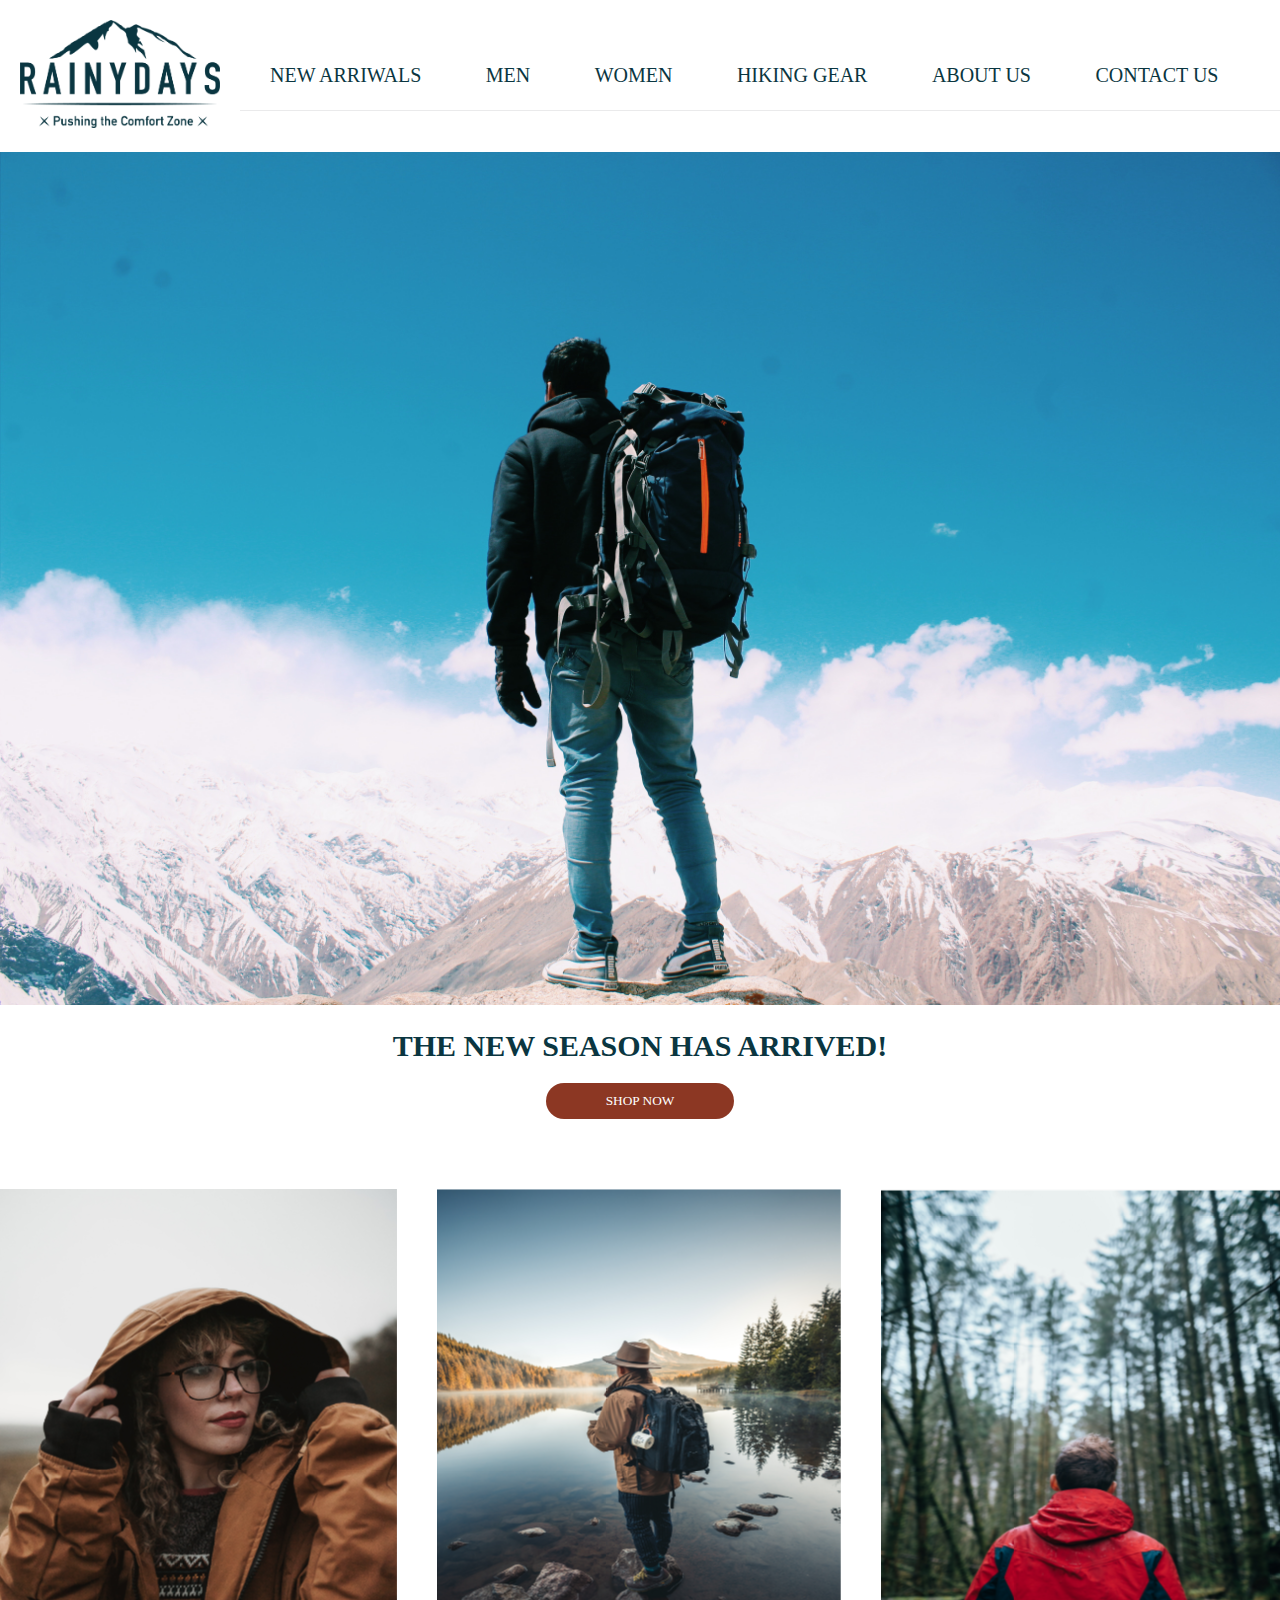
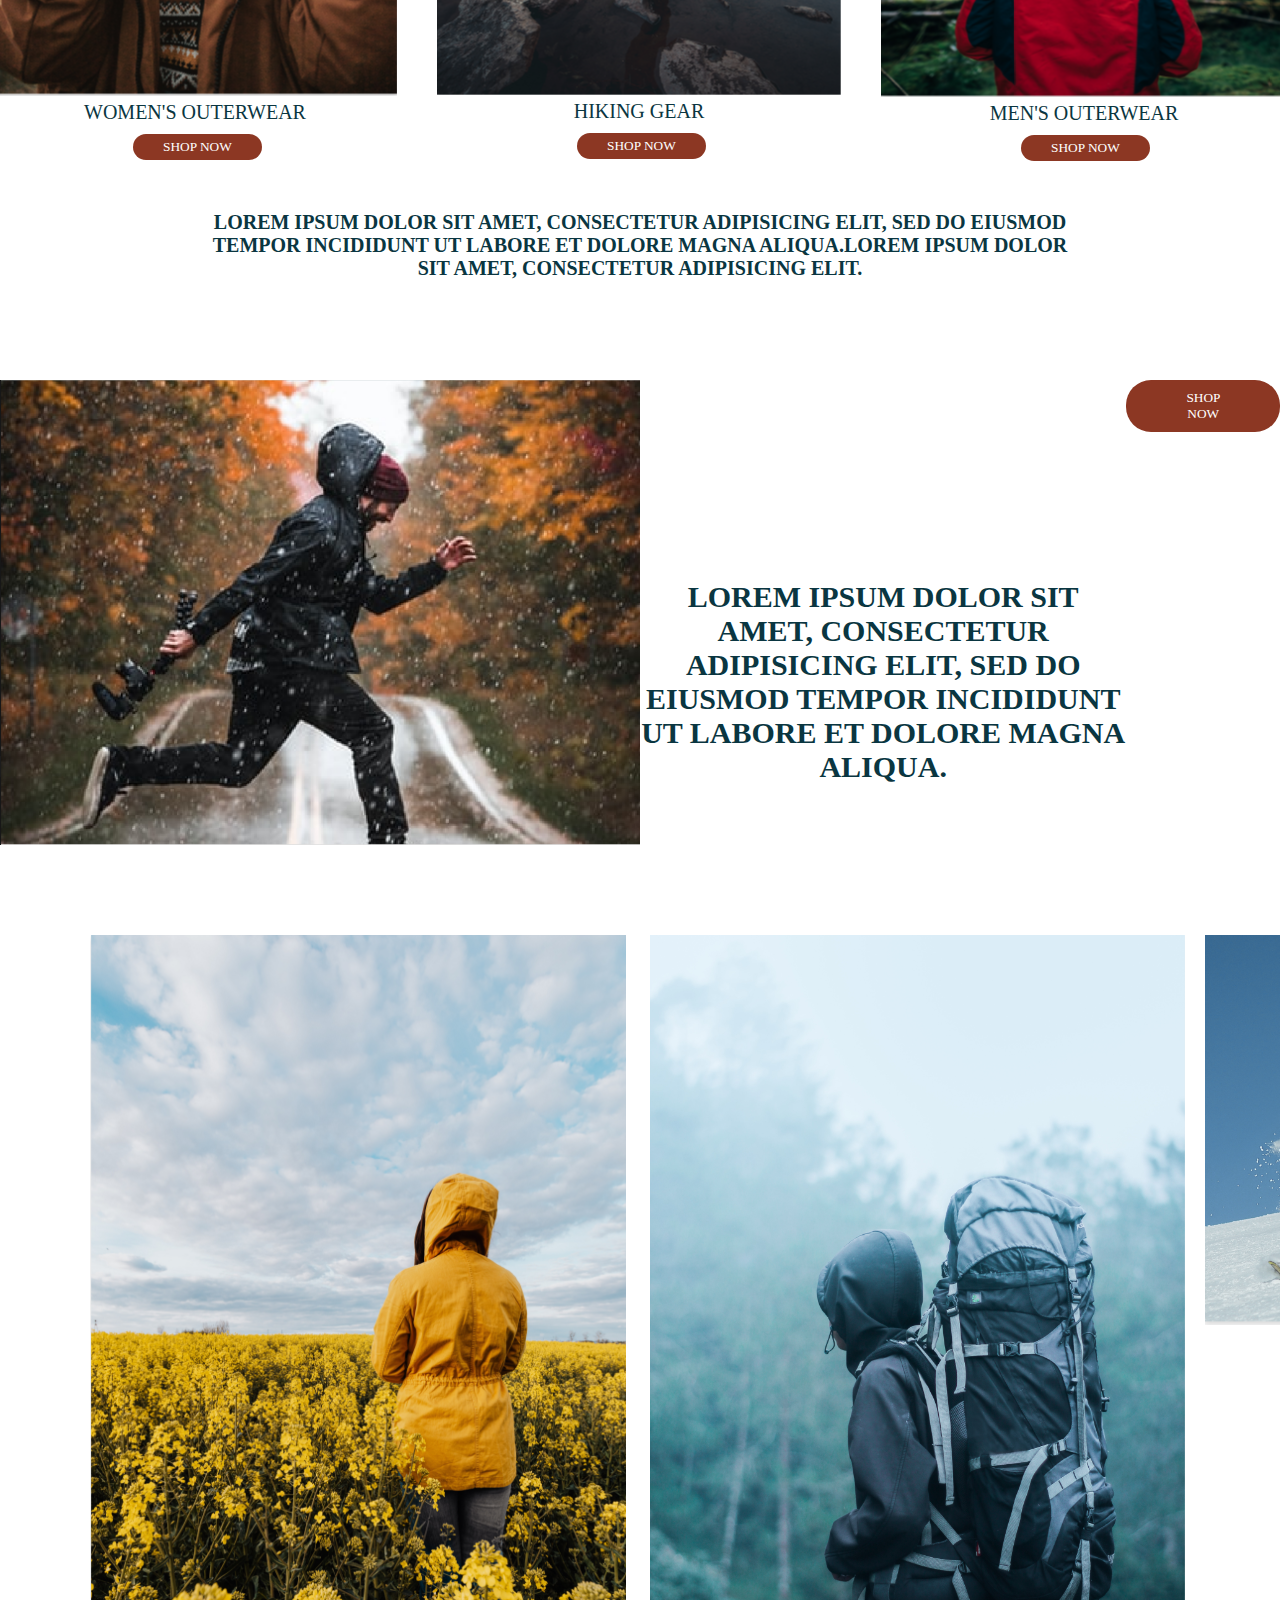
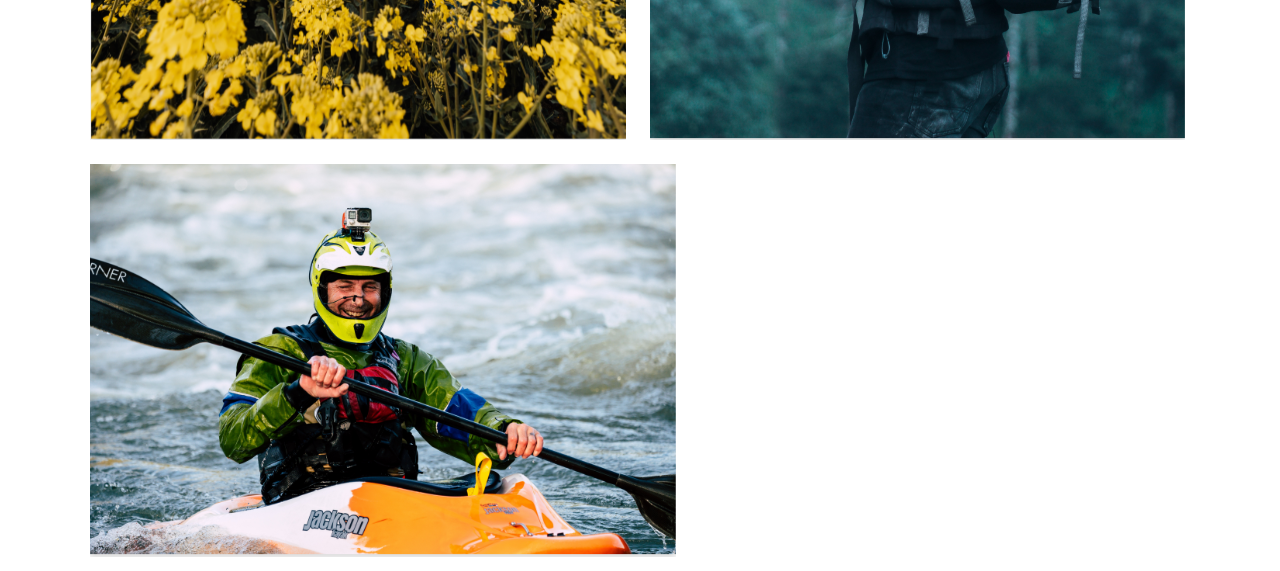
<file: index.html>
<!DOCTYPE html>
<html lang="en">
<head>
 <meta charset="utf-8">
 <title>Rainydays | Pushing The Comfort Zone</title>
 <meta name="viewport" content="width=device-width, initial-scale=1.0">
 <link href="css/styles.css" rel="stylesheet">
 <link href="https://fonts.googleapis.com/css2?family=Source+Sans+Pro&display=swap" rel="stylesheet">
</head>
<body>
 <header>
   <nav class="top-line">
   <a href="index.html"><img src="images/RainyDaysLogo.png" alt="logo" class="logo"></a>
   <div class="nav">
    <label for="toggle">&#9776;</label>
    <input type="checkbox" id="toggle"/>
    <div class="menu">
     <a href="newarrivals.html">New Arriwals</a>
     <a href="men.html">Men</a>
     <a href="woman.html">Women</a>
     <a href="hikinggear.html">Hiking Gear</a>
     <a href="aboutus.html">About Us</a>
     <a href="contactus.html">Contact Us<a>
    </div>
   </div>
   </nav>
  </header>
  <section class="module-1">
  <img src="images/headerphoto.jpg" alt="Header Photo" class="header-photo" />
  <h1>The New Season Has Arrived!</h1>
  <div class="shop-now">
    <a href="newarrivals.html">
   <button class="btn">Shop now</button></a>
  </div>
  </section>
  <main>
    <section class="module-two">
      <div>
        <a href="women.html"><img src="images/women.PNG" alt="Womens Outerwear" class="img-women"></a>
        <a href="women.html">Women's Outerwear</a>
        <button class="btn-small">Shop now</button></a>
      </div>
      <div>
      <a href="hikinggear.html"><img src="images/hiking.PNG" alt="Hiking Gear" class="img-hikinggear"></a>
      <a href="hikinggear.html">Hiking Gear</a>
      <button class="btn-small">Shop now</button></a>
    </div>
    <div>
      <a href="men.html"><img src="images/men.PNG" alt="Mens Outerwear" class="img-men"></a>
      <a href="men.html">Men's Outerwear</a>
      <button class="btn-small">Shop now</button></a>
    </div>
    </section>
    <section>
      <h2>Lorem ipsum dolor sit amet, consectetur adipisicing elit, sed do eiusmod tempor incididunt ut labore et dolore magna
        aliqua.Lorem ipsum dolor sit amet, consectetur adipisicing elit.</h2>
    </section>
    <section class="module-3">
      <img src="images/Module3.PNG" alt="Man running in rain" class="img-module3" />
      <h3>Lorem ipsum dolor sit amet, consectetur adipisicing elit, sed do eiusmod tempor incididunt ut labore et dolore magna
        aliqua.</h3>
       <div>
        <button class="btn2">Shop now</button></a>
       </div> 
    </section>
    <section class="module-4">
      <img src="images/1.PNG" alt="woman in flowerfield with yellow jacket" />
      <img src="images/2.PNG" alt="man in grey jacket with a big backpack" />
      <img src="images/3.PNG" alt="man skiing in a yellow and navy jacket" class="img-3" />
      <img src="images/4.PNG" alt="man canooing in green and blue jacket" class="img-4" />
    </section>
  </main>
 </body>
</html>
</file>
<file: css/styles.css>
@font-face {
    font-family: "Source Sans Pro";
    src: url("../fonts/Source_Sans_Pro/SourceSansPro-Black.ttf") format("truetype");
    src: url("../fonts/Source_Sans_Pro/SourceSansPro-Light.ttf") format("truetype");
    src: url("../fonts/Source_Sans_Pro/SourceSansPro-Regular.ttf") format("truetype");
}

html,
body {
    margin: 0px;
    font-family: 'Source Sans Pro Regular, Segoe UI', Tahoma, Geneva, Verdana, sans-serif;
}

.logo {
    max-width: 200px;
    padding: 20px;
}

.top-line {
    width: 100%;
    display: flex;
    align-items: center;
    justify-content: space-evenly;
}

.nav {
    border-bottom: 1px solid #EAEAEB;
    text-align: right;
    height: 70px;
    line-height: 70px;
}

.menu {
    margin: 0 30px 0 0;
}

.menu a {
    clear: right;
    text-decoration: none;
    color: #0A3641;
    margin: 0 30px;
    line-height: 70px;
    text-transform: uppercase;
    font-family: 'Source Sans Pro Black';
    font-size: 20px
}

label {
    margin: 0 40px 0 0;
    font-size: 40px;
    line-height: 70px;
    display: none;
    width: 26px;
    float: right;
    color: #0A3641;
}

#toggle {
    display: none;
}

.header-photo {
    width: 100%;
    height: 100%;
}

h1 {
    color: #0A3641; 
    font-family: 'Source Sans Pro Black';
    text-transform: uppercase;
    text-align: center;
    font-size: 30px;
}

.shop-now .btn {
    background-color: #8C3723;
    color: #ffffff;
    font-family: "Source Sans Pro Black";
    text-transform: uppercase;
    padding: 10px 60px;
    border: none;
    border-radius: 25px;
    cursor: pointer;
}

.shop-now {
    display: block;
    text-align: center;
    margin-bottom: 50px;
}

section.module-two {
    display: flex;
    justify-content: center;
}

section.module-two img {
    margin: 20px 20px 0 20px;
}

section.module-two a {
    display: block;
    text-align: center;
    color: #0A3641; 
    font-family: 'Source Sans Pro Black';
    text-transform: uppercase;
    text-decoration: none;
    font-size: 20px;
}

button.btn-small {
    display: block;
    text-align: center;
    background-color: #8C3723;
    color: #ffffff;
    font-family: "Source Sans Pro Black";
    text-transform: uppercase;
    padding: 5px 30px;
    border: none;
    border-radius: 25px;
    cursor: pointer;
    margin-left: 160px;
    margin-top: 10px;
}

h2 {
    color: #0A3641; 
    font-family: 'Source Sans Pro Black';
    text-transform: uppercase;
    text-align: center;
    font-size: 20px;
    margin: 50px 200px;
}

section.module-3 {
    display: flex;
    margin-top: 100px;
}

h3 {
    color: #0A3641; 
    font-family: 'Source Sans Pro Black';
    text-transform: uppercase;
    text-align: center;
    font-size: 30px; 
    margin-top: 200px;
}

img.img-module3 {
    width: 50%;
}

.btn2 {
    background-color: #8C3723;
    color: #ffffff;
    font-family: "Source Sans Pro Black";
    text-transform: uppercase;
    padding: 10px 60px;
    border: none;
    border-radius: 25px;
    cursor: pointer;
}

.module-4 {
    margin-top: 80px;
    margin-left: 80px;
}

.img-3 {
    position: absolute;
    max-width: 100%;
}

section.module-4 img {
    padding: 10px;
    max-width: 100%;
}


@media only screen and (max-width: 965px) {
    label {
        display: block;
        cursor: pointer;
    }
    .menu {
        text-align: center;
        width: 100%;
        display: none;
    }
    .menu a {
        display: block;
        border-bottom: 1px solid #EAEAE8;
        margin: 0;
    }
    #toggle:checked + .menu {
        display: block;
    }
}

@media only screen and (max-width: 1225px) {
    .menu a {
        margin: 0 20px;
        font-size: 15px;
    }
    #toggle {
        display: none;
    }
}
</file>
